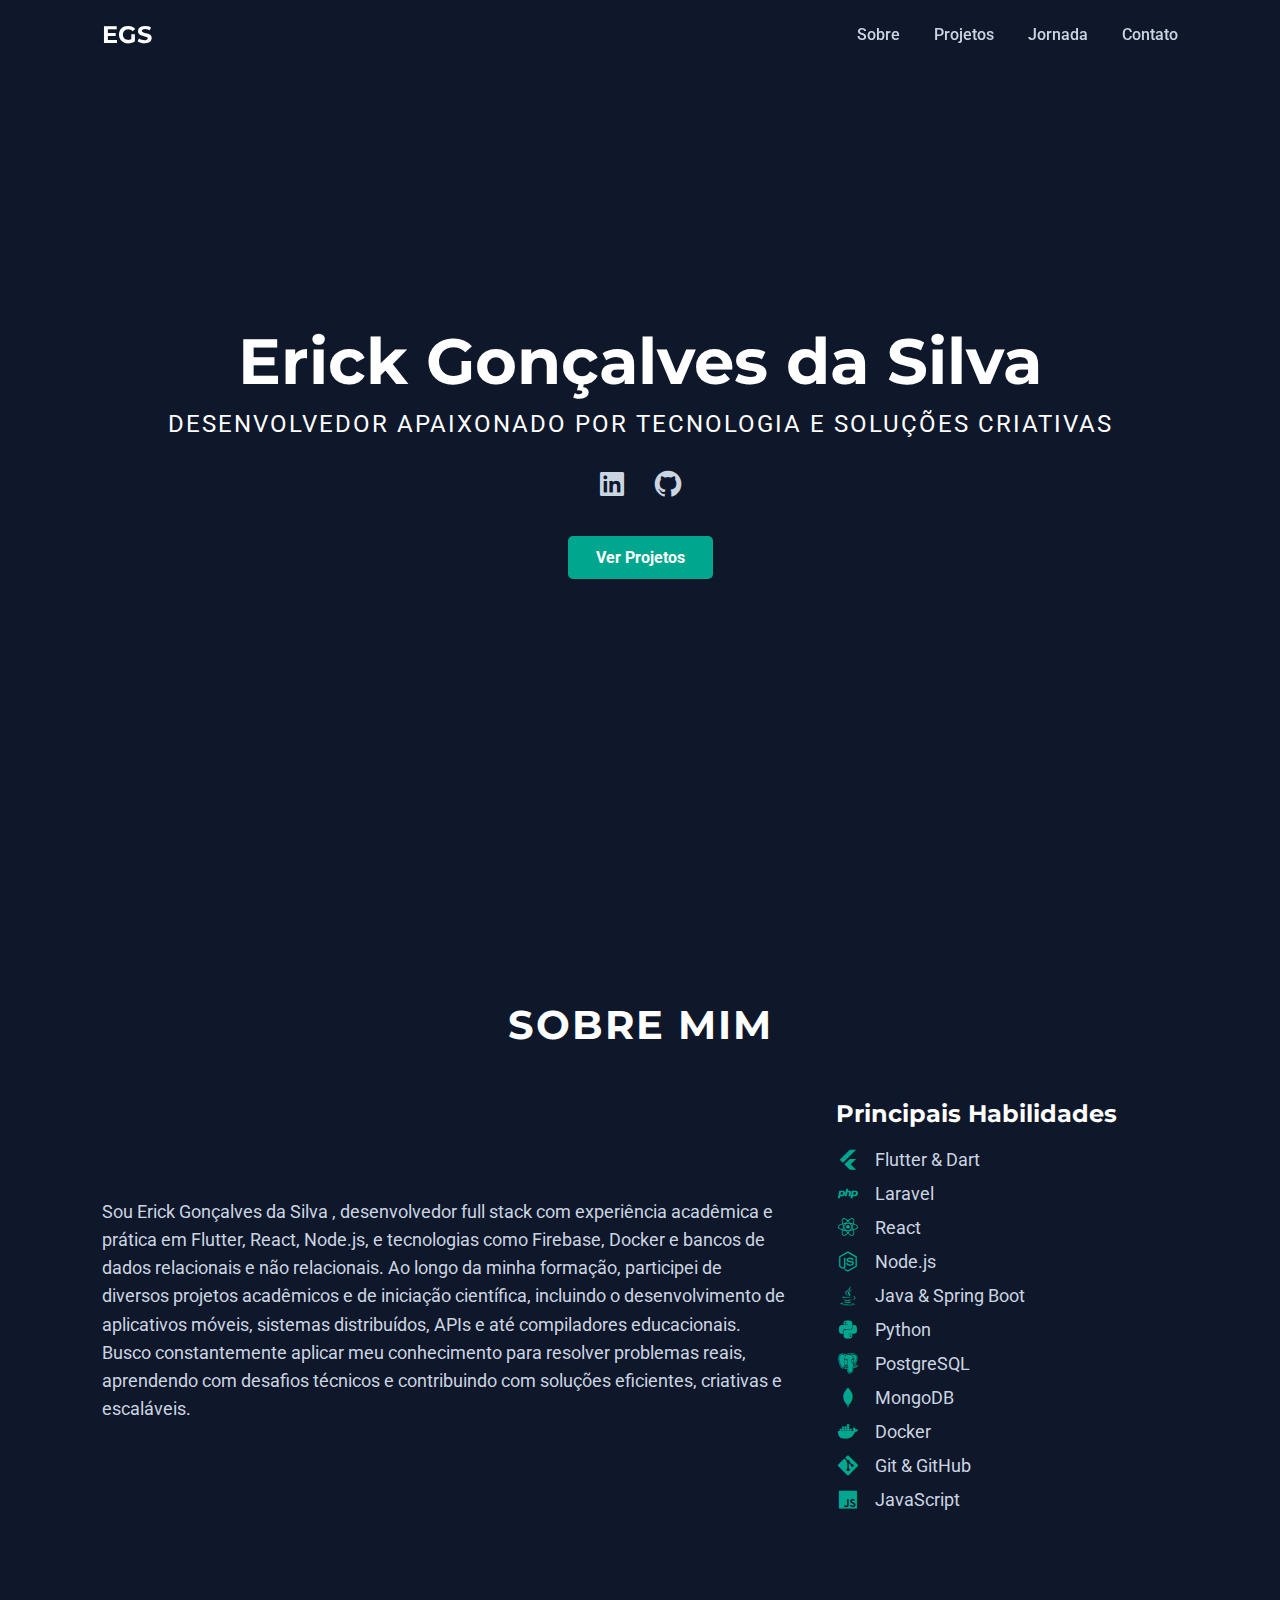
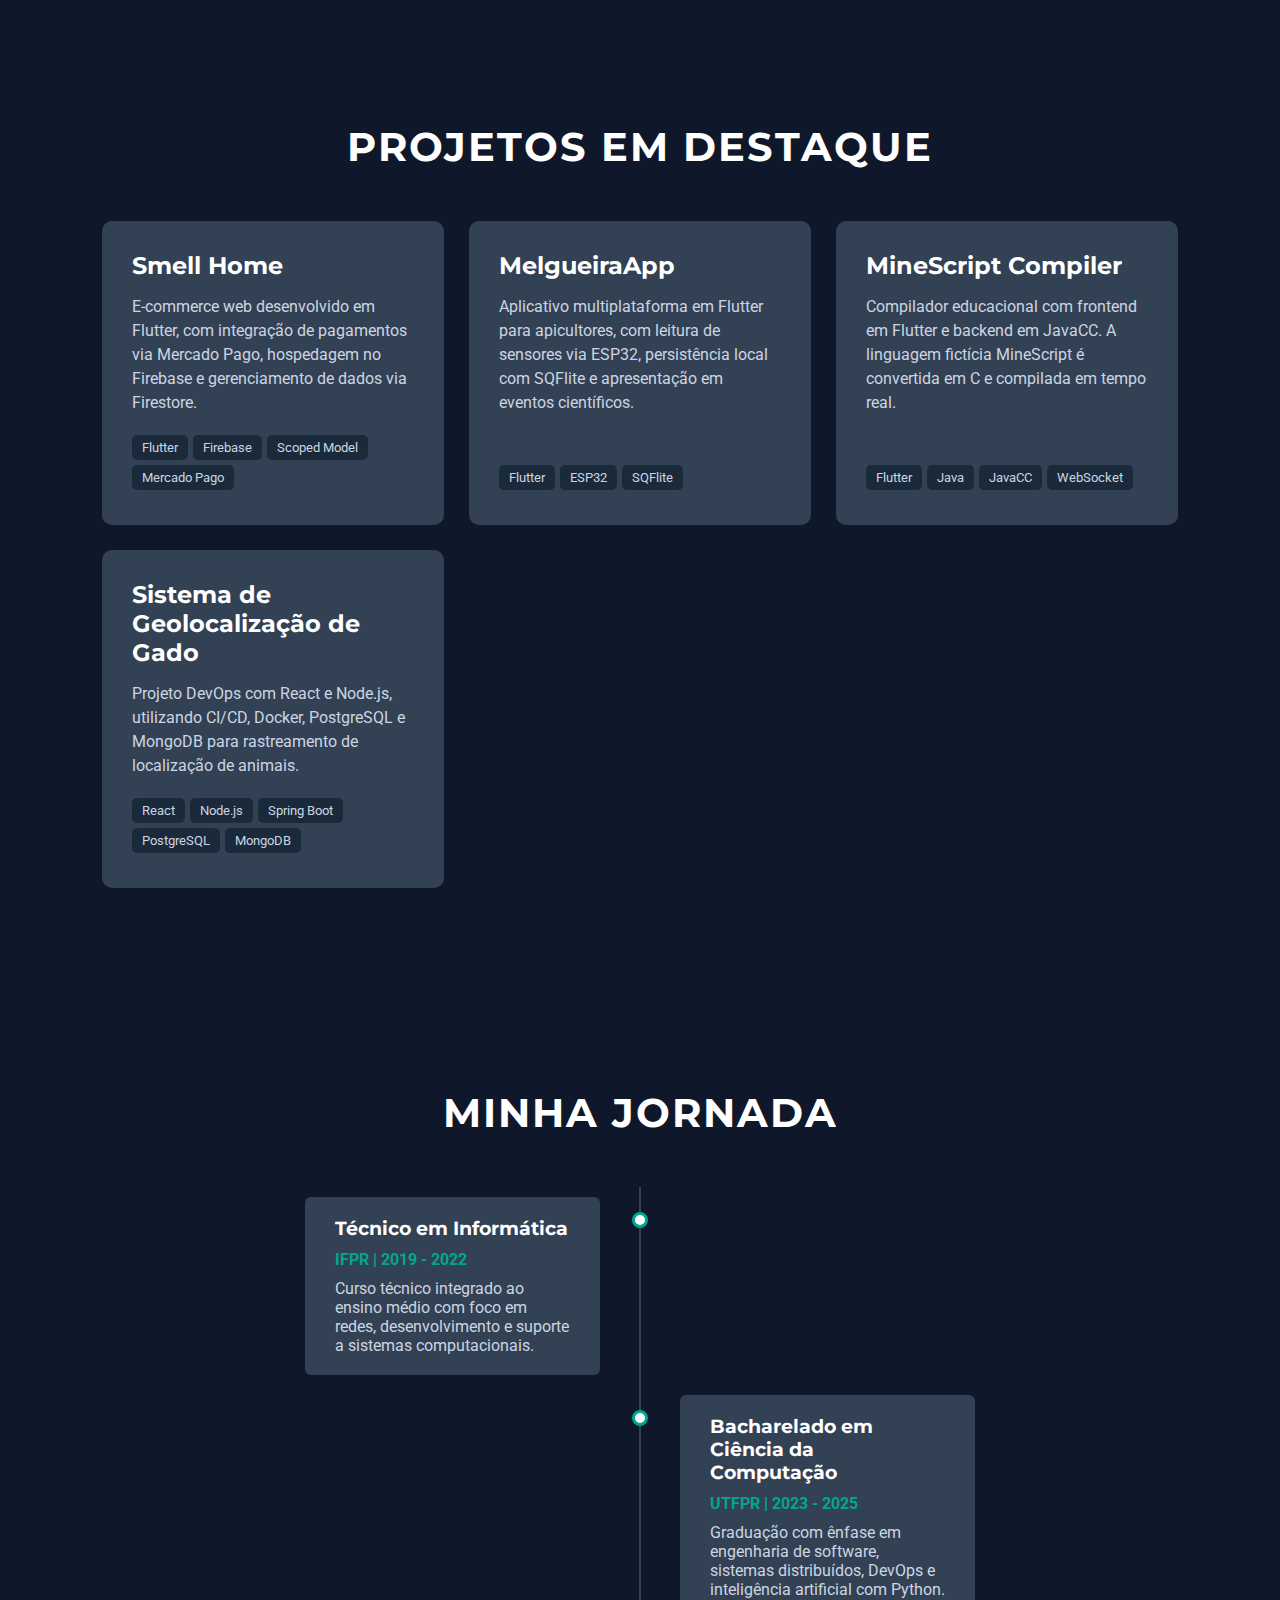
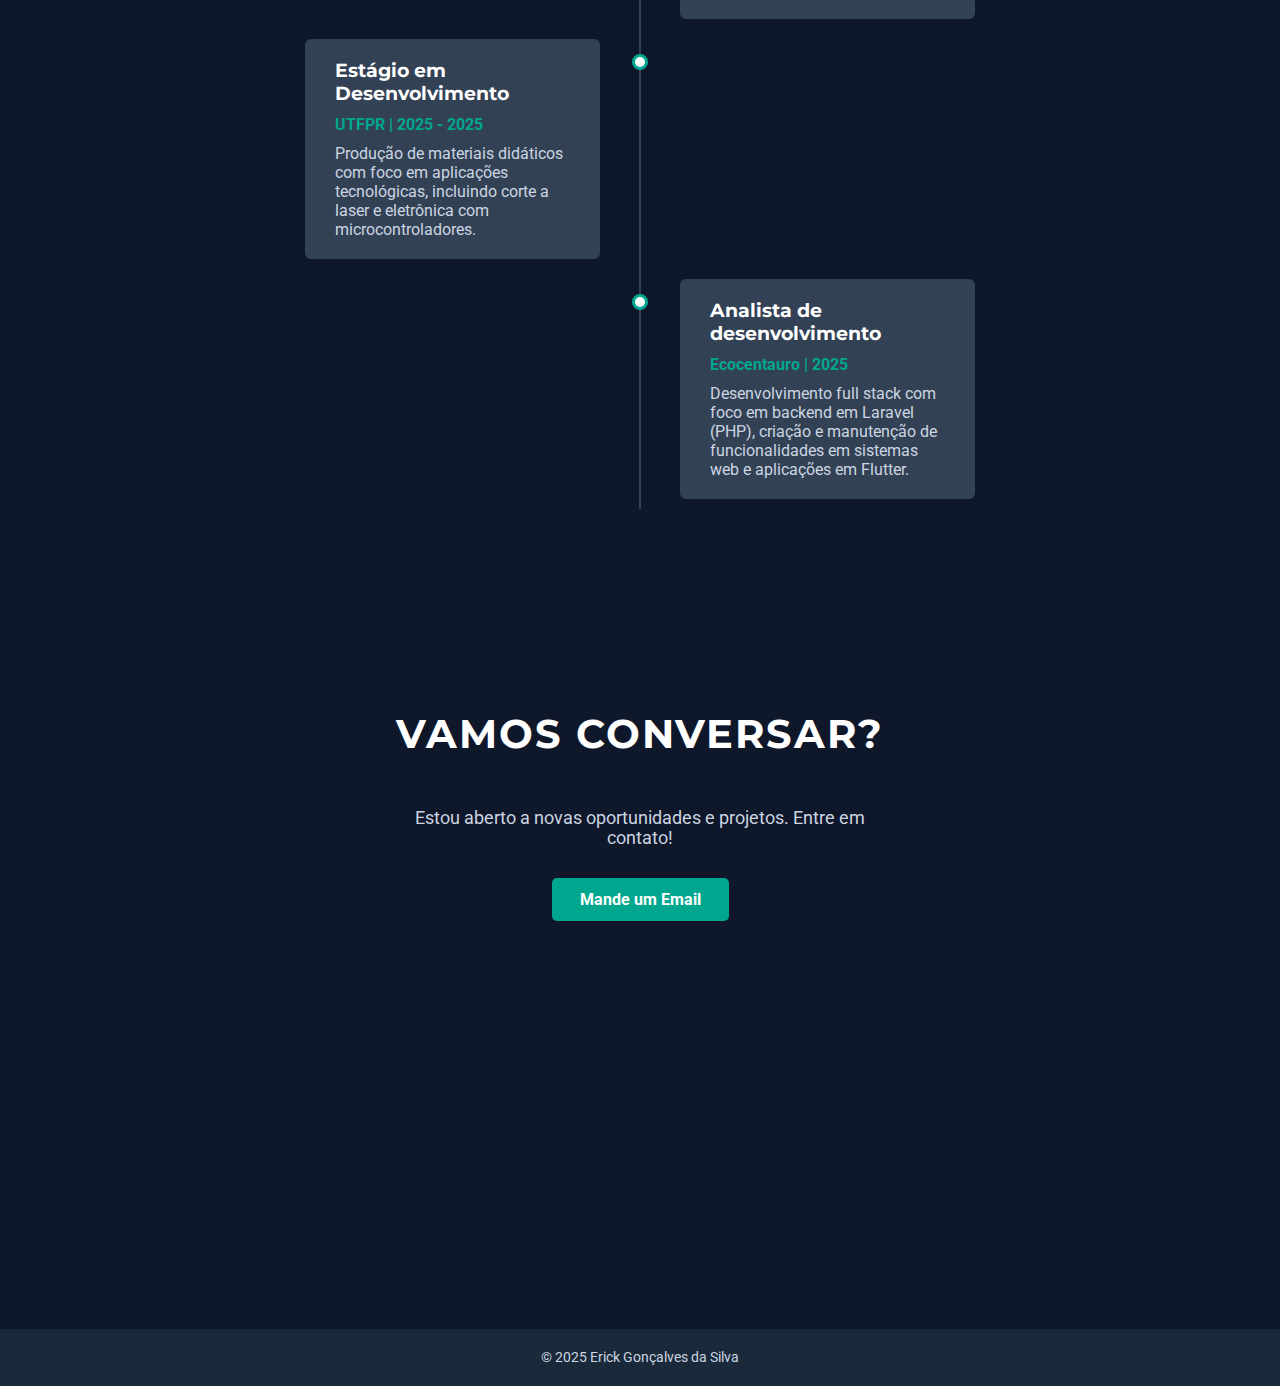
<file: index.html>
<!DOCTYPE html>
<html lang="pt-BR">
<head>
    <meta charset="UTF-8">
    <meta name="viewport" content="width=device-width, initial-scale=1.0">
    <title>Erick Gonçalves da Silva | Desenvolvedor</title>
    
    <link rel="stylesheet" href="style.css">

    <link rel="preconnect" href="https://fonts.googleapis.com">
    <link rel="preconnect" href="https://fonts.gstatic.com" crossorigin>
    <link href="https://fonts.googleapis.com/css2?family=Montserrat:wght@500;700&family=Roboto:wght@400;500&display=swap" rel="stylesheet">
    
    <link href='https://unpkg.com/boxicons@2.1.4/css/boxicons.min.css' rel='stylesheet'>

</head>
<body>

    <header>
        <nav>
            <a href="#home" class="nav-logo">EGS</a>
            <ul class="nav-menu">
                <li><a href="#about">Sobre</a></li>
                <li><a href="#projects">Projetos</a></li>
                <li><a href="#journey">Jornada</a></li>
                <li><a href="#contact">Contato</a></li>
            </ul>
        </nav>
    </header>

    <main>
        <section id="home">
            <div class="home-content">
                <h1>Erick Gonçalves da Silva</h1>
                <h2>Desenvolvedor apaixonado por Tecnologia e Soluções Criativas</h2>
                <div class="social-links">
                    <a href="https://www.linkedin.com/in/erickgs-dev/" target="_blank"><i class='bx bxl-linkedin-square'></i></a>
                    <a href="https://github.com/elrick044" target="_blank"><i class='bx bxl-github'></i></a>
                </div>
                <a href="#projects" class="btn">Ver Projetos</a>
            </div>
        </section>

        <section id="about">
    <h2>Sobre Mim</h2>
    <div class="about-container">
        <div class="about-text">
            <p>
                Sou Erick Gonçalves da Silva , desenvolvedor full stack com experiência acadêmica e prática em Flutter, React, Node.js, e tecnologias como Firebase, Docker e bancos de dados relacionais e não relacionais.
                Ao longo da minha formação, participei de diversos projetos acadêmicos e de iniciação científica, incluindo o desenvolvimento de aplicativos móveis, sistemas distribuídos, APIs e até compiladores educacionais.
                Busco constantemente aplicar meu conhecimento para resolver problemas reais, aprendendo com desafios técnicos e contribuindo com soluções eficientes, criativas e escaláveis.
            </p>
        </div>
        <div class="about-skills">
            <h3>Principais Habilidades</h3>
            <ul>
                <li><i class='bx bxl-flutter'></i> Flutter & Dart</li>
                <li><i class='bx bxl-php'></i> Laravel</li>
                
                <li><i class='bx bxl-react'></i> React</li>
                <li><i class='bx bxl-nodejs'></i> Node.js</li>

                <li><i class='bx bxl-java'></i> Java & Spring Boot</li>
                <li><i class='bx bxl-python'></i> Python</li>
                
            
                <li><i class='bx bxl-postgresql'></i> PostgreSQL</li>
                <li><i class='bx bxl-mongodb'></i> MongoDB</li>
                <li><i class='bx bxl-docker'></i> Docker</li>
                <li><i class='bx bxl-git'></i> Git & GitHub</li>
                <li><i class='bx bxl-javascript'></i> JavaScript</li>
            </ul>
        </div>
    </div>
</section>

<section id="projects">
    <h2>Projetos em Destaque</h2>
    <div class="projects-grid">
        <div class="project-card">
            <h3>Smell Home</h3>
            <p>E-commerce web desenvolvido em Flutter, com integração de pagamentos via Mercado Pago, hospedagem no Firebase e gerenciamento de dados via Firestore.</p>
            <div class="project-tech">
                <span>Flutter</span><span>Firebase</span><span>Scoped Model</span><span>Mercado Pago</span>
            </div>
        </div>
        <div class="project-card">
            <h3>MelgueiraApp</h3>
            <p>Aplicativo multiplataforma em Flutter para apicultores, com leitura de sensores via ESP32, persistência local com SQFlite e apresentação em eventos científicos.</p>
            <div class="project-tech">
                <span>Flutter</span><span>ESP32</span><span>SQFlite</span>
            </div>
        </div>
        <div class="project-card">
            <h3>MineScript Compiler</h3>
            <p>Compilador educacional com frontend em Flutter e backend em JavaCC. A linguagem fictícia MineScript é convertida em C e compilada em tempo real.</p>
            <div class="project-tech">
                <span>Flutter</span><span>Java</span><span>JavaCC</span><span>WebSocket</span>
            </div>
        </div>
        <div class="project-card">
            <h3>Sistema de Geolocalização de Gado</h3>
            <p>Projeto DevOps com React e Node.js, utilizando CI/CD, Docker, PostgreSQL e MongoDB para rastreamento de localização de animais.</p>
            <div class="project-tech">
                <span>React</span><span>Node.js</span><span>Spring Boot</span><span>PostgreSQL</span><span>MongoDB</span>
            </div>
        </div>
    </div>
</section>

<section id="journey">
    <h2>Minha Jornada</h2>
    <div class="journey-timeline">
        <!-- <div class="timeline-item">
            <div class="timeline-dot"></div>
            <div class="timeline-content">
                <h3>Desenvolvedor Flutter</h3>
                <p class="timeline-date">Smell Home | 2022 - 2025</p>
                <p>Desenvolvimento completo de um e-commerce com Flutter, integrando pagamentos e hospedagem no Firebase, além de um painel administrativo com padrão BLoC.</p>
            </div>
        </div> -->
        <div class="timeline-item">
            <div class="timeline-dot"></div>
            <div class="timeline-content">
                <h3>Técnico em Informática</h3>
                <p class="timeline-date">IFPR | 2019 - 2022</p>
                <p>Curso técnico integrado ao ensino médio com foco em redes, desenvolvimento e suporte a sistemas computacionais.</p>
            </div>
        </div>
        <div class="timeline-item">
            <div class="timeline-dot"></div>
            <div class="timeline-content">
                <h3>Bacharelado em Ciência da Computação</h3>
                <p class="timeline-date">UTFPR | 2023 - 2025</p>
                <p>Graduação com ênfase em engenharia de software, sistemas distribuídos, DevOps e inteligência artificial com Python.</p>
            </div>
        </div>
        
        <div class="timeline-item">
            <div class="timeline-dot"></div>
            <div class="timeline-content">
                <h3>Estágio em Desenvolvimento</h3>
                <p class="timeline-date">UTFPR | 2025 - 2025</p>
                <p>Produção de materiais didáticos com foco em aplicações tecnológicas, incluindo corte a laser e eletrônica com microcontroladores.</p>
            </div>
        </div>

        <div class="timeline-item">
            <div class="timeline-dot"></div>
            <div class="timeline-content">
                <h3>Analista de desenvolvimento</h3>
                <p class="timeline-date">Ecocentauro | 2025</p>
                <p>Desenvolvimento full stack com foco em backend em Laravel (PHP), criação e manutenção de funcionalidades em sistemas web e aplicações em Flutter.</p>
            </div>
        </div>
        
    </div>
</section>

<section id="contact">
    <h2>Vamos Conversar?</h2>
    <p>Estou aberto a novas oportunidades e projetos. Entre em contato!</p>
    <a href="mailto:erickkgsbr@gmail.com" class="btn">Mande um Email</a>
</section>


    </main>

    <footer>
        <p>&copy; 2025 Erick Gonçalves da Silva </p>
    </footer>

    <script src="script.js"></script>

</body>
</html>
</file>
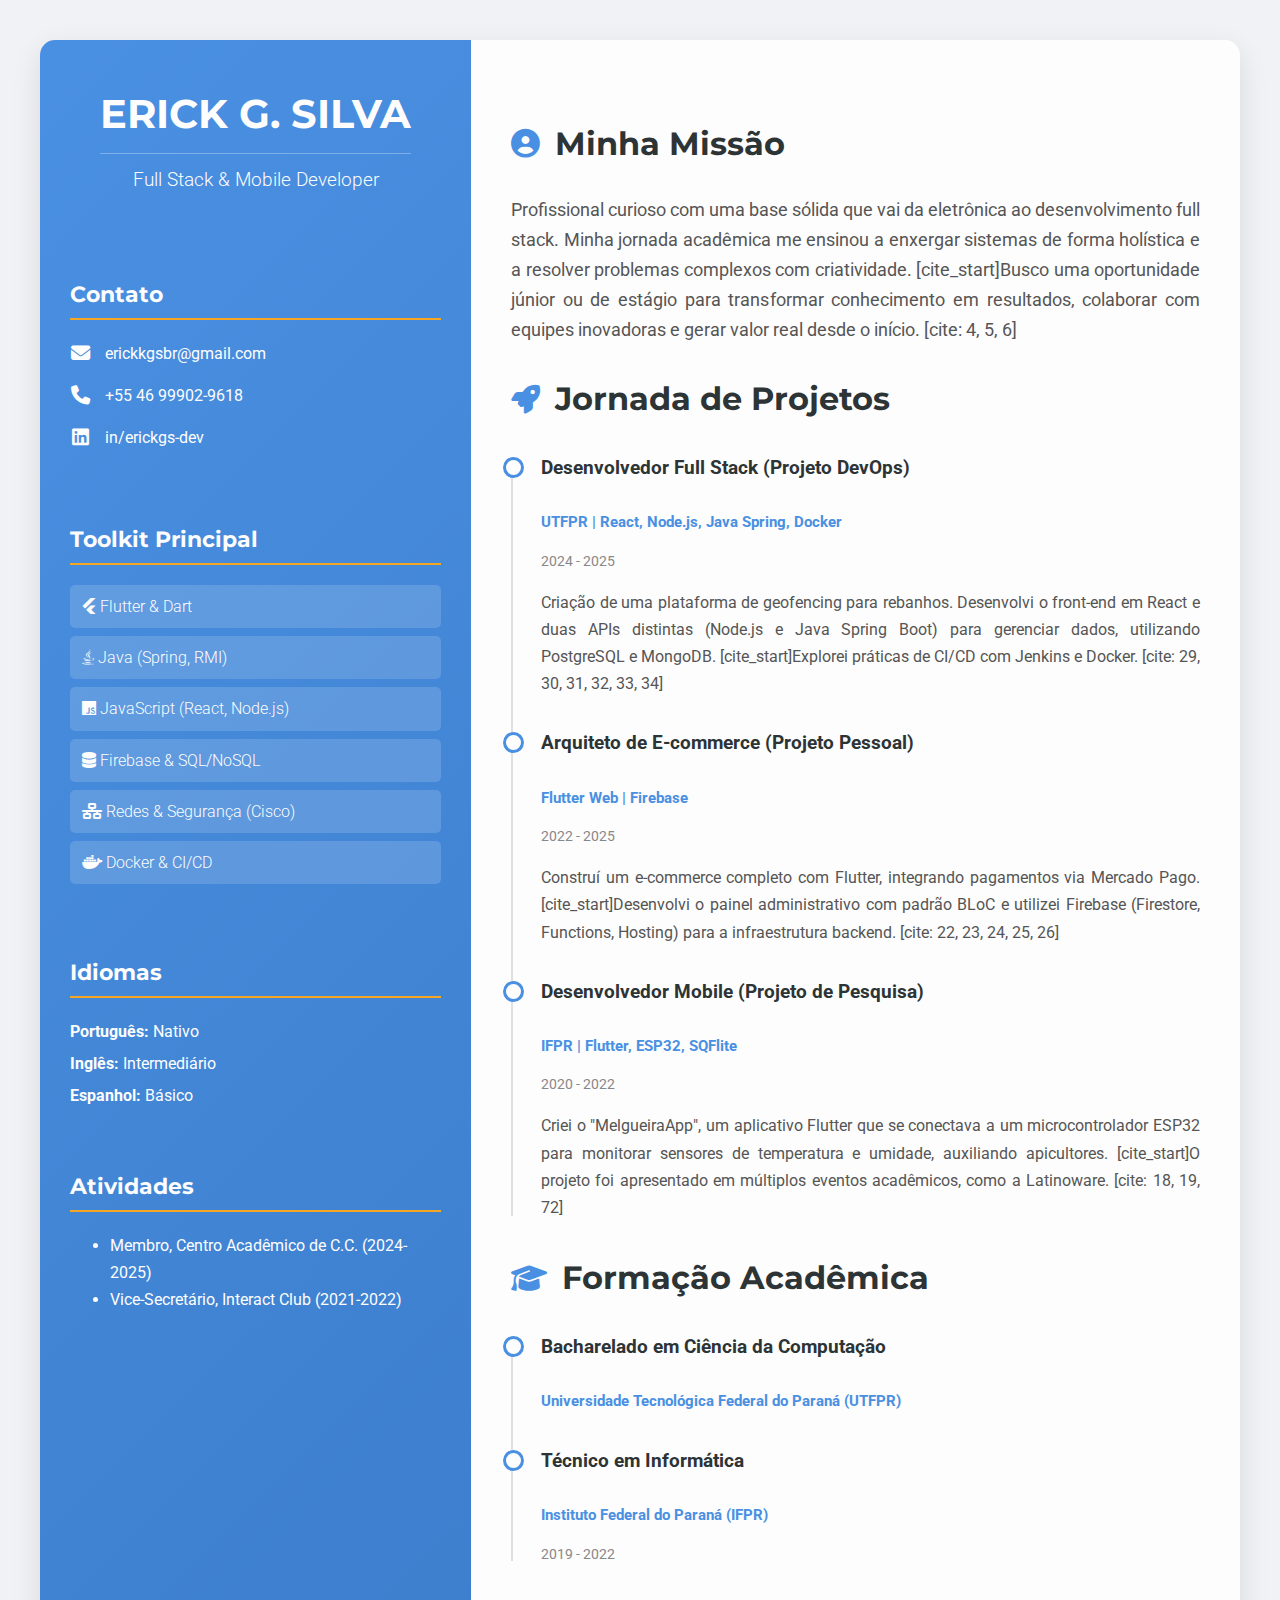
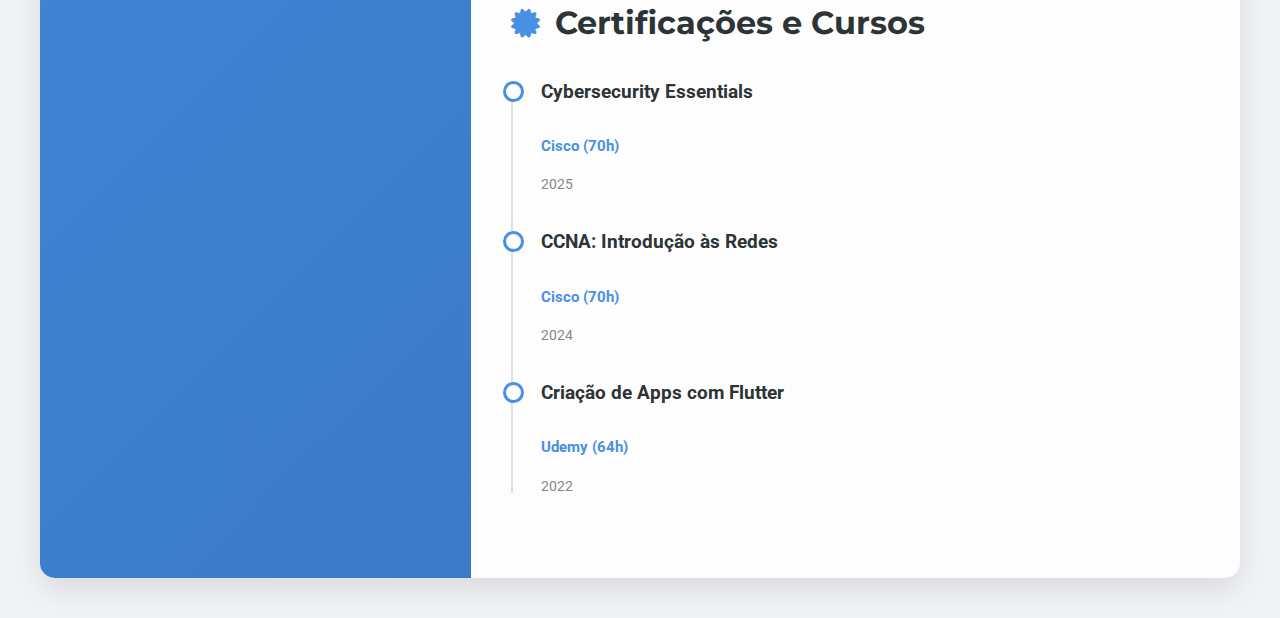
<file: curriculo2.html>
<!DOCTYPE html>
<html lang="pt-BR">
<head>
    <meta charset="UTF-8">
    <meta name="viewport" content="width=device-width, initial-scale=1.0">
    <title>Portfólio Criativo - Erick Gonçalves da Silva</title>
    <link rel="stylesheet" href="https://cdnjs.cloudflare.com/ajax/libs/font-awesome/6.4.0/css/all.min.css">
    <style>
        @import url('https://fonts.googleapis.com/css2?family=Roboto:wght@300;400;700&family=Montserrat:wght@700&display=swap');

        :root {
            --primary-color: #4a90e2;
            --secondary-color: #f5a623;
            --dark-color: #2d3436;
            --light-color: #fdfdfd;
            --text-color: #555;
        }

        body {
            font-family: 'Roboto', sans-serif;
            background-color: #f0f2f5;
            color: var(--text-color);
            line-height: 1.7;
            margin: 0;
            padding: 0;
        }

        .container {
            display: flex;
            max-width: 1200px;
            margin: 40px auto;
            background: var(--light-color);
            box-shadow: 0 10px 30px rgba(0,0,0,0.1);
            border-radius: 15px;
            overflow: hidden;
        }

        /* --- Barra Lateral (Esquerda) --- */
        .sidebar {
            width: 35%;
            background: linear-gradient(135deg, var(--primary-color), #3a7ac8);
            color: var(--light-color);
            padding: 40px 30px;
            display: flex;
            flex-direction: column;
            align-items: center;
        }

        .profile {
            text-align: center;
            margin-bottom: 40px;
        }

        .profile-name h1 {
            font-family: 'Montserrat', sans-serif;
            font-size: 2.5em;
            margin: 0;
        }
        
        .profile-name h2 {
            font-weight: 300;
            font-size: 1.2em;
            margin-top: 5px;
            border-top: 1px solid rgba(255,255,255,0.3);
            padding-top: 10px;
        }

        .contact-info {
            list-style: none;
            padding: 0;
            width: 100%;
        }

        .contact-info li {
            margin-bottom: 15px;
            display: flex;
            align-items: center;
        }

        .contact-info i {
            font-size: 1.2em;
            margin-right: 15px;
            width: 20px;
            text-align: center;
        }

        .contact-info a {
            color: var(--light-color);
            text-decoration: none;
            transition: opacity 0.3s;
        }

        .contact-info a:hover {
            opacity: 0.8;
        }

        .sidebar-section {
            width: 100%;
            margin-bottom: 30px;
        }

        .sidebar-title {
            font-family: 'Montserrat', sans-serif;
            font-size: 1.4em;
            border-bottom: 2px solid var(--secondary-color);
            padding-bottom: 5px;
            margin-bottom: 20px;
        }

        .skills-list {
            list-style: none;
            padding: 0;
        }

        .skills-list li {
            background: rgba(255, 255, 255, 0.15);
            padding: 8px 12px;
            border-radius: 5px;
            margin-bottom: 8px;
            font-weight: 300;
        }
        
        .languages p {
            margin: 5px 0;
        }
        .languages strong {
            font-weight: 700;
        }

        /* --- Conteúdo Principal (Direita) --- */
        .main-content {
            width: 65%;
            padding: 50px 40px;
            overflow-y: auto;
        }

        .section-title {
            font-family: 'Montserrat', sans-serif;
            font-size: 2em;
            color: var(--dark-color);
            display: flex;
            align-items: center;
            margin-bottom: 25px;
        }

        .section-title i {
            color: var(--primary-color);
            font-size: 0.9em;
            margin-right: 15px;
        }
        
        .summary p {
            font-size: 1.1em;
            text-align: justify;
        }

        .timeline {
            position: relative;
            padding-left: 30px;
        }

        .timeline::before {
            content: '';
            position: absolute;
            left: 0;
            top: 5px;
            bottom: 5px;
            width: 2px;
            background: #e0e0e0;
        }
        
        .timeline-item {
            position: relative;
            margin-bottom: 30px;
        }

        .timeline-item::before {
            content: '';
            position: absolute;
            left: -38px;
            top: 5px;
            width: 15px;
            height: 15px;
            border-radius: 50%;
            background: var(--light-color);
            border: 3px solid var(--primary-color);
            z-index: 1;
        }

        .item-title {
            font-size: 1.2em;
            font-weight: 700;
            color: var(--dark-color);
        }

        .item-meta {
            font-size: 0.95em;
            color: var(--primary-color);
            font-weight: 700;
            margin-bottom: 5px;
        }
        
        .item-date {
            font-size: 0.85em;
            color: #888;
            margin-bottom: 10px;
        }

        .item-description {
            text-align: justify;
        }

        /* --- Print Styles --- */
        @media print {
            body {
                background-color: #fff;
            }
            .container {
                flex-direction: column;
                box-shadow: none;
                margin: 0;
                border-radius: 0;
            }
            .sidebar, .main-content {
                width: 100%;
                padding: 20px;
            }
            .sidebar {
                background: #f0f2f5;
                color: var(--dark-color);
            }
             .sidebar a {
                color: var(--primary-color) !important;
            }
            .timeline::before {
                left: -20px;
            }
            .timeline-item::before {
                left: -28px;
            }
        }
    </style>
</head>
<body>
    <div class="container">
        <aside class="sidebar">
            <div class="profile">
                <div class="profile-name">
                    <h1>ERICK G. SILVA</h1>
                    <h2>Full Stack & Mobile Developer</h2>
                </div>
            </div>

            <div class="sidebar-section">
                <h3 class="sidebar-title">Contato</h3>
                <ul class="contact-info">
                    <li><i class="fas fa-envelope"></i> <a href="mailto:erickkgsbr@gmail.com">erickkgsbr@gmail.com</a></li>
                    <li><i class="fas fa-phone"></i> <span>+55 46 99902-9618</span></li>
                    <li><i class="fab fa-linkedin"></i> <a href="https://www.linkedin.com/in/erickgs-dev/" target="_blank">in/erickgs-dev</a></li>
                </ul>
            </div>
            
            <div class="sidebar-section">
                <h3 class="sidebar-title">Toolkit Principal</h3>
                <ul class="skills-list">
                    <li><i class="fab fa-flutter"></i> Flutter & Dart</li>
                    <li><i class="fab fa-java"></i> Java (Spring, RMI)</li>
                    <li><i class="fab fa-js"></i> JavaScript (React, Node.js)</li>
                    <li><i class="fas fa-database"></i> Firebase & SQL/NoSQL</li>
                    <li><i class="fas fa-network-wired"></i> Redes & Segurança (Cisco)</li>
                    <li><i class="fab fa-docker"></i> Docker & CI/CD</li>
                </ul>
            </div>
            
            <div class="sidebar-section">
                <h3 class="sidebar-title">Idiomas</h3>
                <div class="languages">
                    <p><strong>Português:</strong> Nativo</p>
                    <p><strong>Inglês:</strong> Intermediário</p>
                    <p><strong>Espanhol:</strong> Básico</p>
                </div>
            </div>
            
            <div class="sidebar-section">
                <h3 class="sidebar-title">Atividades</h3>
                 <ul>
                    <li>Membro, Centro Acadêmico de C.C. (2024-2025)</li>
                    <li>Vice-Secretário, Interact Club (2021-2022)</li>
                </ul>
            </div>
        </aside>

        <main class="main-content">
            <section class="summary">
                <h2 class="section-title"><i class="fas fa-user-circle"></i> Minha Missão</h2>
                <p>
                    Profissional curioso com uma base sólida que vai da eletrônica ao desenvolvimento full stack. Minha jornada acadêmica me ensinou a enxergar sistemas de forma holística e a resolver problemas complexos com criatividade. [cite_start]Busco uma oportunidade júnior ou de estágio para transformar conhecimento em resultados, colaborar com equipes inovadoras e gerar valor real desde o início. [cite: 4, 5, 6]
                </p>
            </section>

            <section>
                <h2 class="section-title"><i class="fas fa-rocket"></i> Jornada de Projetos</h2>
                <div class="timeline">
                    <div class="timeline-item">
                        <h4 class="item-title">Desenvolvedor Full Stack (Projeto DevOps)</h4>
                        <p class="item-meta">UTFPR | React, Node.js, Java Spring, Docker</p>
                        <p class="item-date">2024 - 2025</p>
                        <p class="item-description">
                            Criação de uma plataforma de geofencing para rebanhos. Desenvolvi o front-end em React e duas APIs distintas (Node.js e Java Spring Boot) para gerenciar dados, utilizando PostgreSQL e MongoDB. [cite_start]Explorei práticas de CI/CD com Jenkins e Docker. [cite: 29, 30, 31, 32, 33, 34]
                        </p>
                    </div>
                    <div class="timeline-item">
                        <h4 class="item-title">Arquiteto de E-commerce (Projeto Pessoal)</h4>
                        <p class="item-meta">Flutter Web | Firebase</p>
                        <p class="item-date">2022 - 2025</p>
                        <p class="item-description">
                            Construí um e-commerce completo com Flutter, integrando pagamentos via Mercado Pago. [cite_start]Desenvolvi o painel administrativo com padrão BLoC e utilizei Firebase (Firestore, Functions, Hosting) para a infraestrutura backend. [cite: 22, 23, 24, 25, 26]
                        </p>
                    </div>
                    <div class="timeline-item">
                        <h4 class="item-title">Desenvolvedor Mobile (Projeto de Pesquisa)</h4>
                        <p class="item-meta">IFPR | Flutter, ESP32, SQFlite</p>
                        <p class="item-date">2020 - 2022</p>
                        <p class="item-description">
                           Criei o "MelgueiraApp", um aplicativo Flutter que se conectava a um microcontrolador ESP32 para monitorar sensores de temperatura e umidade, auxiliando apicultores. [cite_start]O projeto foi apresentado em múltiplos eventos acadêmicos, como a Latinoware. [cite: 18, 19, 72]
                        </p>
                    </div>
                </div>
            </section>
            
            <section>
                <h2 class="section-title"><i class="fas fa-graduation-cap"></i> Formação Acadêmica</h2>
                <div class="timeline">
                    <div class="timeline-item">
                        <h4 class="item-title">Bacharelado em Ciência da Computação</h4>
                        <p class="item-meta">Universidade Tecnológica Federal do Paraná (UTFPR)</p>
                    </div>
                    <div class="timeline-item">
                        <h4 class="item-title">Técnico em Informática</h4>
                        <p class="item-meta">Instituto Federal do Paraná (IFPR)</p>
                        <p class="item-date">2019 - 2022</p>
                    </div>
                </div>
            </section>

            <section>
                <h2 class="section-title"><i class="fas fa-certificate"></i> Certificações e Cursos</h2>
                <div class="timeline">
                    <div class="timeline-item">
                        <h4 class="item-title">Cybersecurity Essentials</h4>
                        <p class="item-meta">Cisco (70h)</p>
                        <p class="item-date">2025</p>
                    </div>
                    <div class="timeline-item">
                        <h4 class="item-title">CCNA: Introdução às Redes</h4>
                        <p class="item-meta">Cisco (70h)</p>
                        <p class="item-date">2024</p>
                    </div>
                     <div class="timeline-item">
                        <h4 class="item-title">Criação de Apps com Flutter</h4>
                        <p class="item-meta">Udemy (64h)</p>
                        <p class="item-date">2022</p>
                    </div>
                </div>
            </section>
        </main>
    </div>
</body>
</html>
</file>
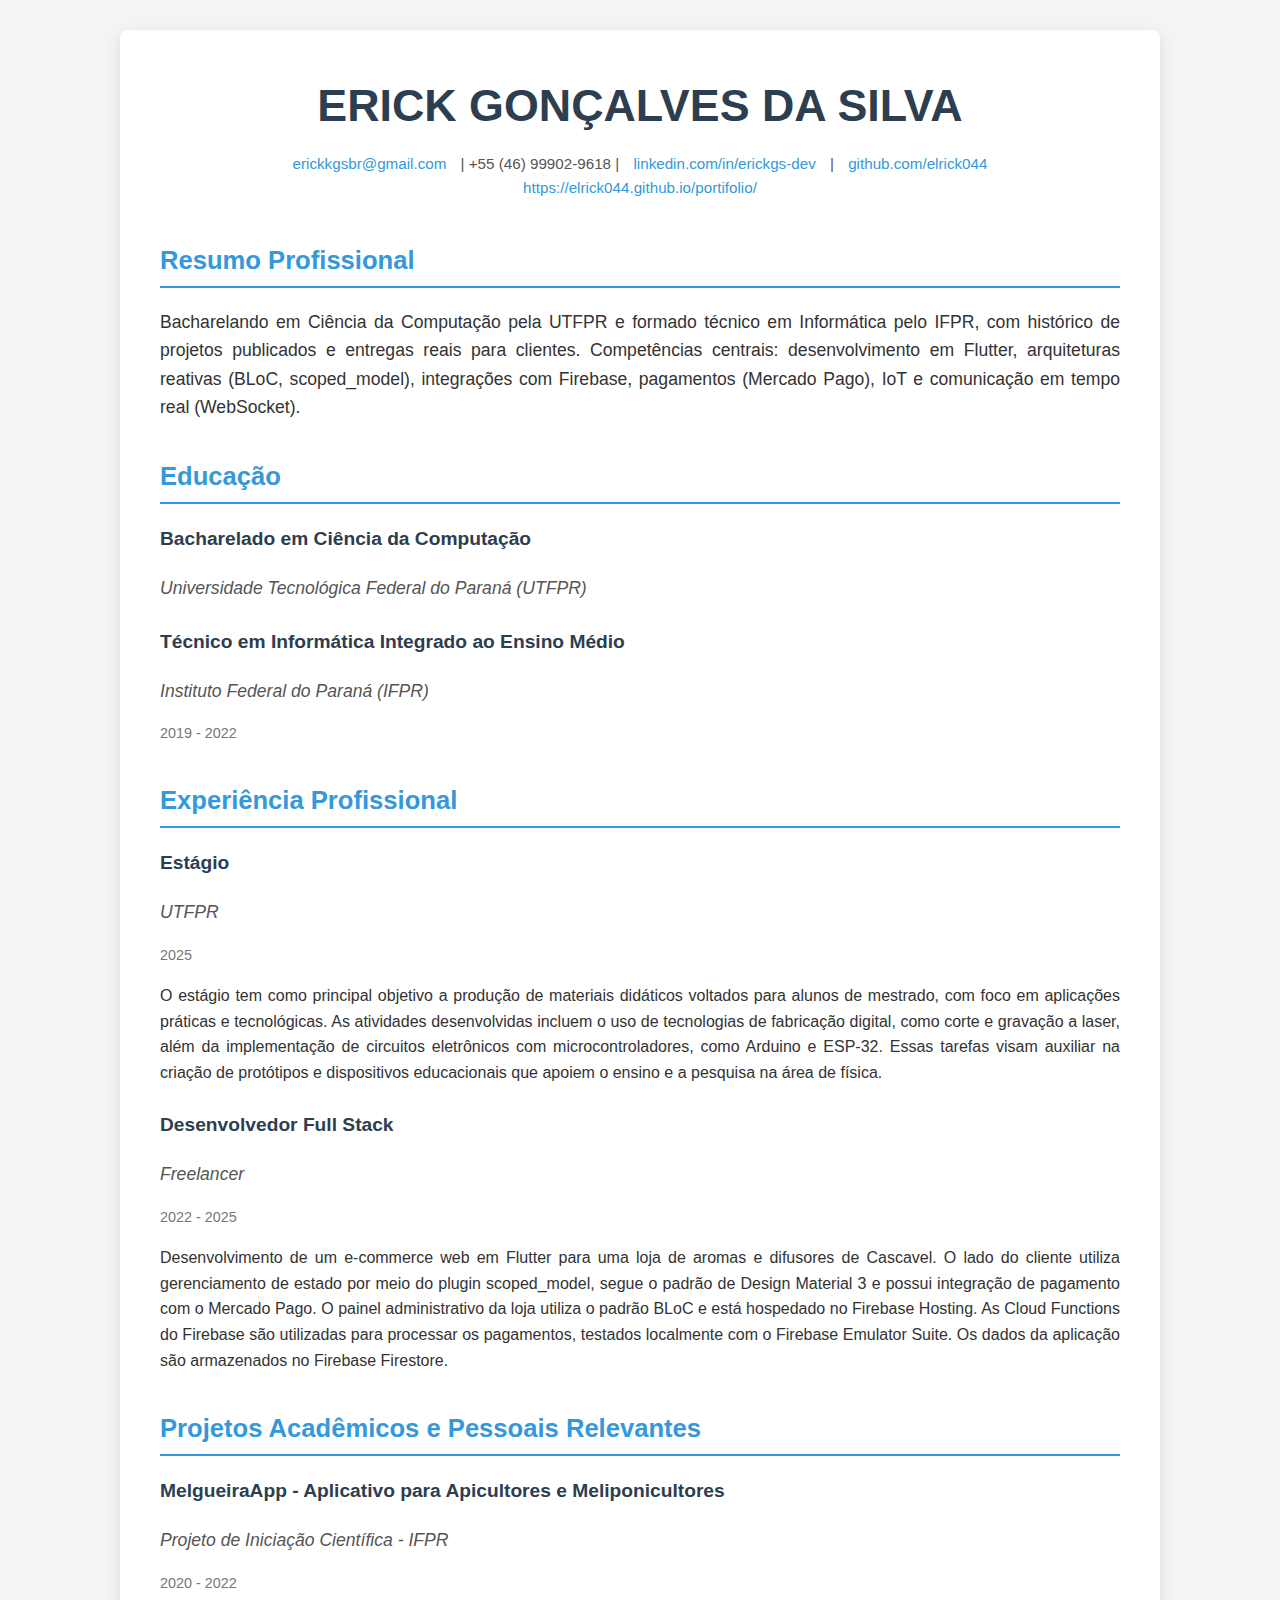
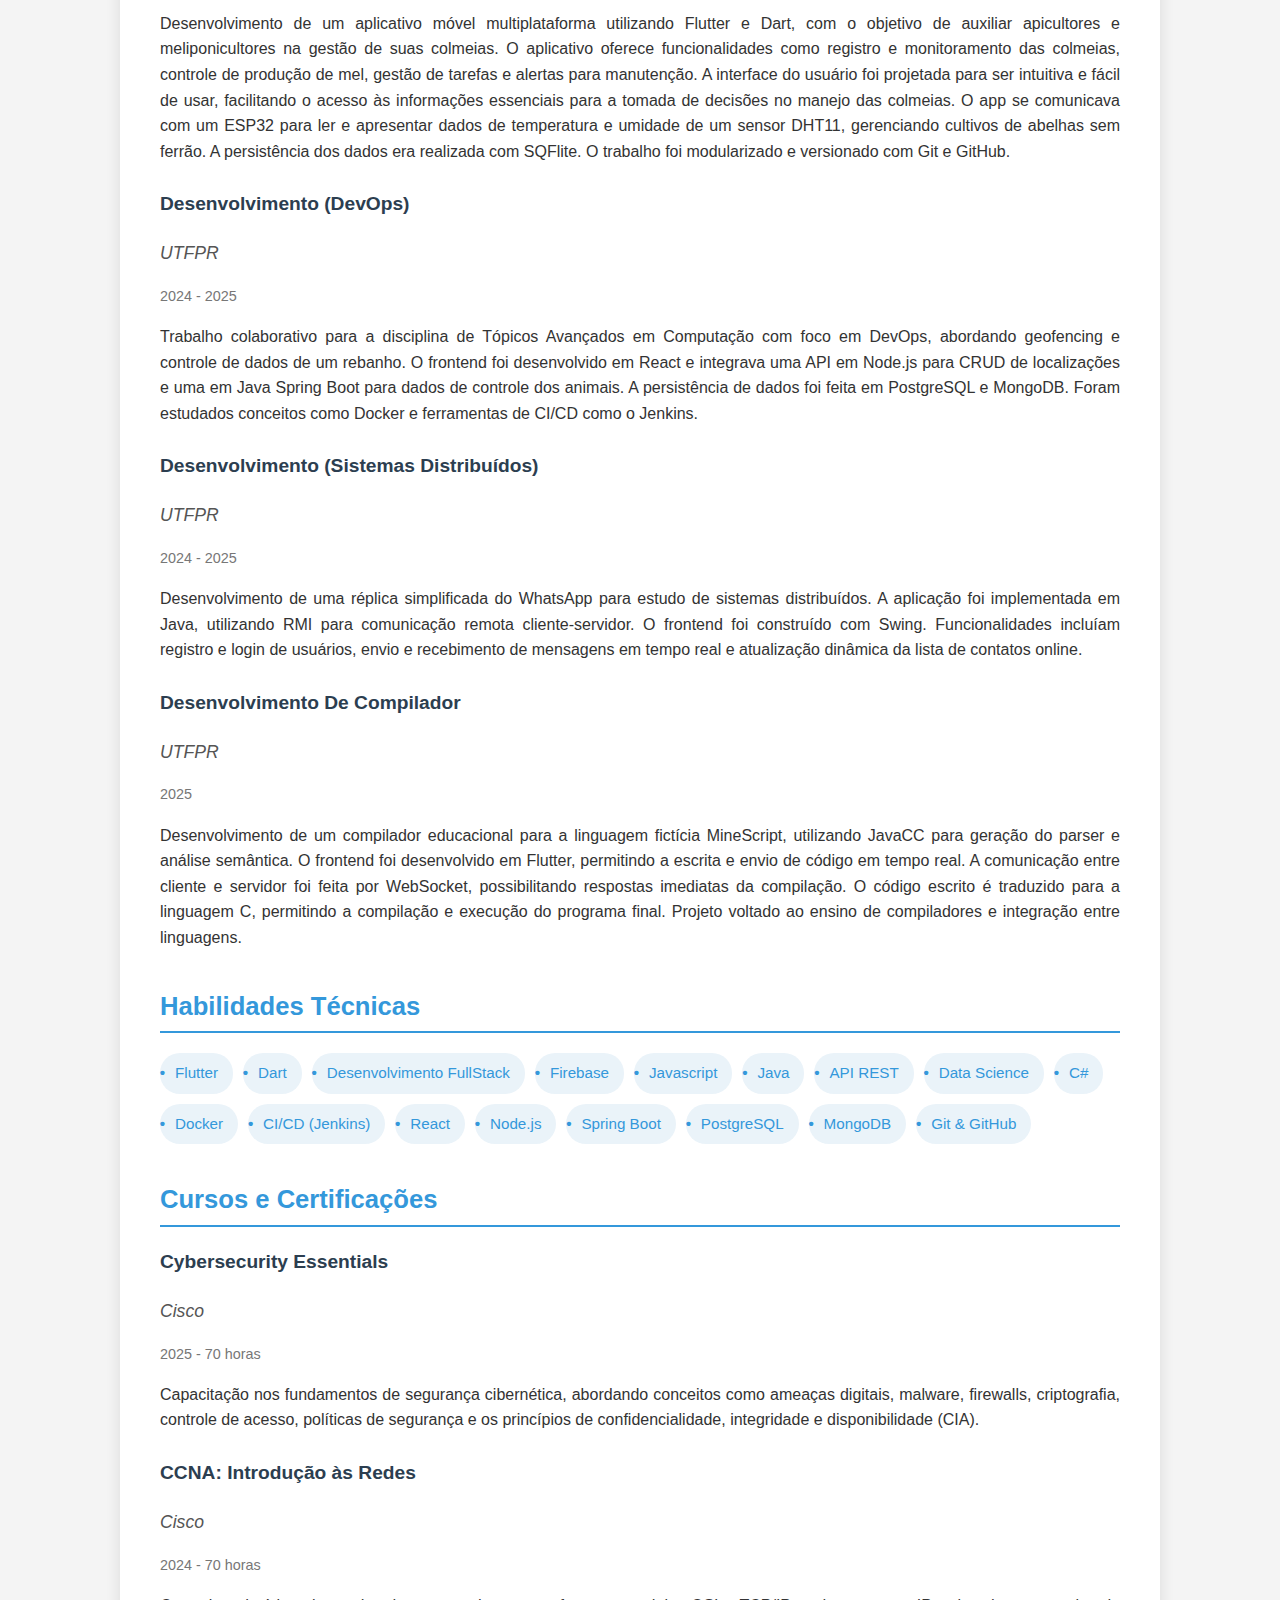
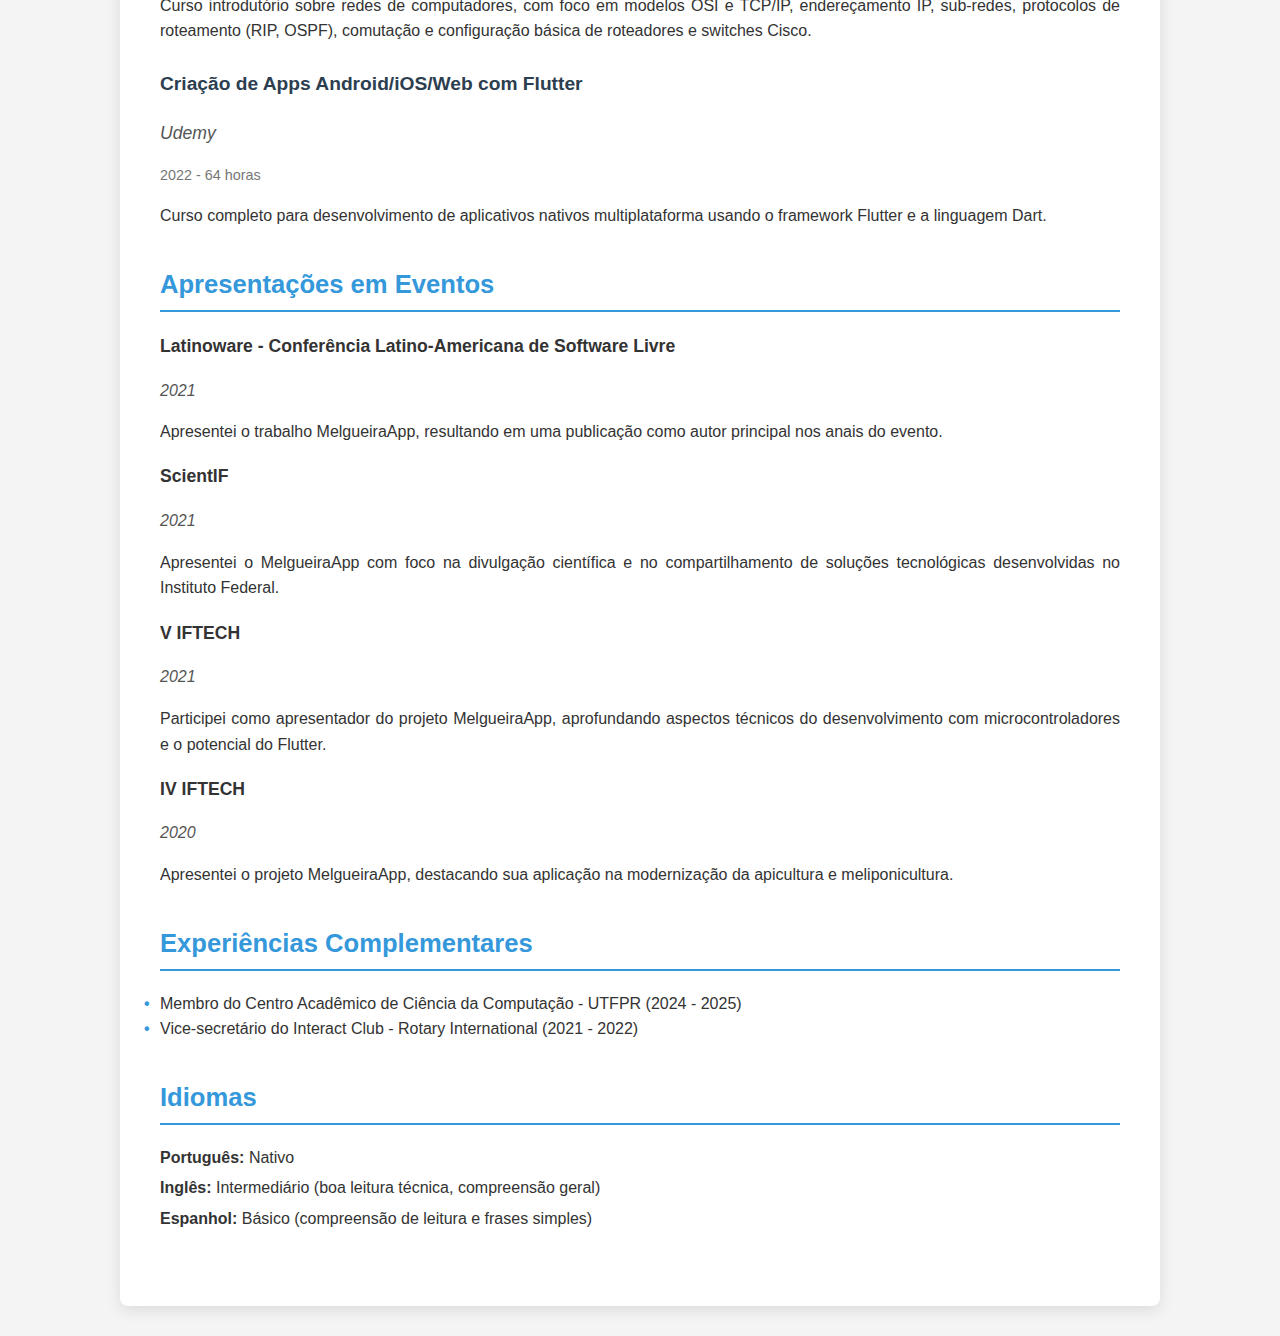
<file: curriculo/curriculo.html>
<!DOCTYPE html>
<html lang="pt-BR">
<head>
    <meta charset="UTF-8">
    <meta name="viewport" content="width=device-width, initial-scale=1.0">
    <title>Currículo - Erick Gonçalves da Silva</title>
    <style>
        body {
            font-family: 'Helvetica Neue', Helvetica, Arial, sans-serif;
            line-height: 1.6;
            color: #333;
            background-color: #f4f4f4;
            margin: 0;
            padding: 0;
            font-size: 16px;
        }
        .container {
            max-width: 960px;
            margin: 30px auto;
            background: #fff;
            padding: 40px;
            border-radius: 8px;
            box-shadow: 0 4px 15px rgba(0,0,0,0.1);
        }
        .header {
            text-align: center;
            margin-bottom: 40px;
        }
        .header h1 {
            margin: 0;
            font-size: 2.8em;
            color: #2c3e50;
            font-weight: 700;
        }
        .header .contact-info {
            margin-top: 10px;
            font-size: 0.95em;
            color: #555;
        }
        .contact-info a {
            color: #3498db;
            text-decoration: none;
            margin: 0 10px;
        }
        .contact-info a:hover {
            text-decoration: underline;
        }
        .section {
            margin-bottom: 35px;
        }
        .section-title {
            font-size: 1.6em;
            color: #3498db;
            border-bottom: 2px solid #3498db;
            padding-bottom: 5px;
            margin-bottom: 20px;
            font-weight: 600;
        }
        .summary p {
            font-size: 1.1em;
            text-align: justify;
        }
        .job, .education-item, .course {
            margin-bottom: 25px;
        }
        .job-title, .degree {
            font-size: 1.2em;
            font-weight: bold;
            color: #2c3e50;
        }
        .job-company, .school, .course-provider {
            font-size: 1.1em;
            color: #555;
            font-style: italic;
        }
        .job-date, .education-date, .course-date {
            font-size: 0.9em;
            color: #777;
            margin-bottom: 10px;
        }
        .job-description, .course-summary {
            text-align: justify;
        }
        ul {
            list-style: none;
            padding: 0;
        }
        ul li::before {
            content: "•";
            color: #3498db;
            font-weight: bold;
            display: inline-block;
            width: 1em;
            margin-left: -1em;
        }
        .skills-list {
            list-style: none;
            padding: 0;
            display: flex;
            flex-wrap: wrap;
            gap: 10px;
        }
        .skills-list li {
            background-color: #eaf3f9;
            color: #3498db;
            padding: 8px 15px;
            border-radius: 20px;
            font-size: 0.95em;
        }
        .languages p {
            margin: 5px 0;
        }
        .event {
            margin-bottom: 15px;
        }
        .event-name {
            font-size: 1.1em;
            font-weight: bold;
        }
        .event-year {
            font-style: italic;
            color: #555;
        }
        .event-summary {
            text-align: justify;
        }

        @media print {
            body {
                background-color: #fff;
                font-size: 12pt;
            }
            .container {
                box-shadow: none;
                margin: 0;
                max-width: 100%;
                border-radius: 0;
                padding: 20px;
            }
            .header h1 {
                font-size: 24pt;
            }
            .section-title {
                font-size: 16pt;
                border-color: #000;
                color: #000;
            }
            .skills-list li {
                border: 1px solid #ddd;
                background-color: #f9f9f9;
            }
            a {
                color: #000 !important;
                text-decoration: none;
            }
        }
    </style>
</head>
<body>

    <div class="container">
        <header class="header">
            <h1>ERICK GONÇALVES DA SILVA</h1>
            <div class="contact-info">
                <a href="mailto:erickkgsbr@gmail.com">erickkgsbr@gmail.com</a> |
                <span>+55 (46) 99902-9618</span> |
                <a href="https://www.linkedin.com/in/erickgs-dev/" target="_blank">linkedin.com/in/erickgs-dev</a> |
                <a href="https://github.com/elrick044" target="_blank">github.com/elrick044</a>
                <a href="https://elrick044.github.io/portifolio/" target="_blank">https://elrick044.github.io/portifolio/</a>
            </div>
        </header>

        <section class="section summary">
            <h2 class="section-title">Resumo Profissional</h2>
            <p>
                <!-- Sou um profissional movido por curiosidade e com formação ampla em tecnologia, passando por eletrônica, redes, desenvolvimento full stack e inteligência artificial com Python. Minha vivência acadêmica me deu uma visão sistêmica e prática da tecnologia, além de fortalecer minha capacidade de resolver problemas complexos. Agora, estou em busca de uma vaga júnior para aplicar tudo isso em desafios reais, crescer com o time e gerar valor desde o primeiro dia. -->
                Bacharelando em Ciência da Computação pela UTFPR e formado técnico em Informática pelo IFPR, com histórico de projetos publicados e entregas reais para clientes.
        Competências centrais: desenvolvimento em Flutter, arquiteturas reativas (BLoC, scoped_model), integrações com Firebase, pagamentos (Mercado Pago), IoT e comunicação em tempo real (WebSocket).
      
            </p>
        </section>

        <section class="section">
            <h2 class="section-title">Educação</h2>
            <div class="education-item">
                <p class="degree">Bacharelado em Ciência da Computação</p>
                <p class="school">Universidade Tecnológica Federal do Paraná (UTFPR)</p>
            </div>
            <div class="education-item">
                <p class="degree">Técnico em Informática Integrado ao Ensino Médio</p>
                <p class="school">Instituto Federal do Paraná (IFPR)</p>
                <p class="education-date">2019 - 2022</p>
            </div>
        </section>

        <section class="section">
            <h2 class="section-title">Experiência Profissional</h2>
             <div class="job">
                <p class="job-title">Estágio</p>
                <p class="job-company">UTFPR</p>
                <p class="job-date">2025</p>
                <div class="job-description">
                    <p>
                        O estágio tem como principal objetivo a produção de materiais didáticos voltados para alunos de mestrado, com foco em aplicações práticas e tecnológicas. As atividades desenvolvidas incluem o uso de tecnologias de fabricação digital, como corte e gravação a laser, além da implementação de circuitos eletrônicos com microcontroladores, como Arduino e ESP-32. Essas tarefas visam auxiliar na criação de protótipos e dispositivos educacionais que apoiem o ensino e a pesquisa na área de física.
                    </p>
                </div>
            </div>
            <div class="job">
                <p class="job-title">Desenvolvedor Full Stack</p>
                <p class="job-company">Freelancer</p>
                <p class="job-date">2022 - 2025</p>
                <div class="job-description">
                    <p>
                        Desenvolvimento de um e-commerce web em Flutter para uma loja de aromas e difusores de Cascavel. O lado do cliente utiliza gerenciamento de estado por meio do plugin scoped_model, segue o padrão de Design Material 3 e possui integração de pagamento com o Mercado Pago. O painel administrativo da loja utiliza o padrão BLoC e está hospedado no Firebase Hosting. As Cloud Functions do Firebase são utilizadas para processar os pagamentos, testados localmente com o Firebase Emulator Suite. Os dados da aplicação são armazenados no Firebase Firestore.
                    </p>
                </div>
            </div>
        </section>

        <section class="section">
            <h2 class="section-title">Projetos Acadêmicos e Pessoais Relevantes</h2>
            <div class="job">
                <p class="job-title">MelgueiraApp - Aplicativo para Apicultores e Meliponicultores</p>
                <p class="job-company">Projeto de Iniciação Científica - IFPR</p>
                <p class="job-date">2020 - 2022</p>
                <div class="job-description">
                    <p>
                        Desenvolvimento de um aplicativo móvel multiplataforma utilizando Flutter e Dart, com o objetivo de auxiliar apicultores e meliponicultores na gestão de suas colmeias. O aplicativo oferece funcionalidades como registro e monitoramento das colmeias, controle de produção de mel, gestão de tarefas e alertas para manutenção. A interface do usuário foi projetada para ser intuitiva e fácil de usar, facilitando o acesso às informações essenciais para a tomada de decisões no manejo das colmeias. O app se comunicava com um ESP32 para ler e apresentar dados de temperatura e umidade de um sensor DHT11, gerenciando cultivos de abelhas sem ferrão. A persistência dos dados era realizada com SQFlite. O trabalho foi modularizado e versionado com Git e GitHub.
                    </p>
                </div>
            </div>

            <div class="job">
                <p class="job-title">Desenvolvimento (DevOps)</p>
                <p class="job-company">UTFPR</p>
                <p class="job-date">2024 - 2025</p>
                <div class="job-description">
                    <p>
                        Trabalho colaborativo para a disciplina de Tópicos Avançados em Computação com foco em DevOps, abordando geofencing e controle de dados de um rebanho. O frontend foi desenvolvido em React e integrava uma API em Node.js para CRUD de localizações e uma em Java Spring Boot para dados de controle dos animais. A persistência de dados foi feita em PostgreSQL e MongoDB. Foram estudados conceitos como Docker e ferramentas de CI/CD como o Jenkins.
                    </p>
                </div>
            </div>
             <div class="job">
                <p class="job-title">Desenvolvimento (Sistemas Distribuídos)</p>
                <p class="job-company">UTFPR</p>
                <p class="job-date">2024 - 2025</p>
                <div class="job-description">
                    <p>
                        Desenvolvimento de uma réplica simplificada do WhatsApp para estudo de sistemas distribuídos. A aplicação foi implementada em Java, utilizando RMI para comunicação remota cliente-servidor. O frontend foi construído com Swing. Funcionalidades incluíam registro e login de usuários, envio e recebimento de mensagens em tempo real e atualização dinâmica da lista de contatos online.
                    </p>
                </div>
            </div>
            <div class="job">
                <p class="job-title">Desenvolvimento De Compilador</p>
                <p class="job-company">UTFPR</p>
                <p class="job-date">2025 </p>
                <div class="job-description">
        <p>
            Desenvolvimento de um compilador educacional para a linguagem fictícia MineScript, utilizando JavaCC para geração do parser e análise semântica. O frontend foi desenvolvido em Flutter, permitindo a escrita e envio de código em tempo real. A comunicação entre cliente e servidor foi feita por WebSocket, possibilitando respostas imediatas da compilação. O código escrito é traduzido para a linguagem C, permitindo a compilação e execução do programa final. Projeto voltado ao ensino de compiladores e integração entre linguagens.
        </p>
    </div>
            </div>
        </section>

        <section class="section">
            <h2 class="section-title">Habilidades Técnicas</h2>
            <ul class="skills-list">
                <li>Flutter</li>
                <li>Dart</li>
                <li>Desenvolvimento FullStack</li>
                <li>Firebase</li>
                <li>Javascript</li>
                <li>Java</li>
                <li>API REST</li>
                <li>Data Science</li>
                <li>C#</li>
                <li>Docker</li>
                <li>CI/CD (Jenkins)</li>
                <li>React</li>
                <li>Node.js</li>
                <li>Spring Boot</li>
                <li>PostgreSQL</li>
                <li>MongoDB</li>
                <li>Git & GitHub</li>
            </ul>
        </section>

        <section class="section">
            <h2 class="section-title">Cursos e Certificações</h2>
            <div class="course">
                <p class="degree">Cybersecurity Essentials</p>
                <p class="course-provider">Cisco</p>
                <p class="course-date">2025 - 70 horas</p>
                <p class="course-summary">
                    Capacitação nos fundamentos de segurança cibernética, abordando conceitos como ameaças digitais, malware, firewalls, criptografia, controle de acesso, políticas de segurança e os princípios de confidencialidade, integridade e disponibilidade (CIA).
                </p>
            </div>
            <div class="course">
                <p class="degree">CCNA: Introdução às Redes</p>
                <p class="course-provider">Cisco</p>
                <p class="course-date">2024 - 70 horas</p>
                <p class="course-summary">
                    Curso introdutório sobre redes de computadores, com foco em modelos OSI e TCP/IP, endereçamento IP, sub-redes, protocolos de roteamento (RIP, OSPF), comutação e configuração básica de roteadores e switches Cisco.
                </p>
            </div>
            <div class="course">
                <p class="degree">Criação de Apps Android/iOS/Web com Flutter</p>
                <p class="course-provider">Udemy</p>
                <p class="course-date">2022 - 64 horas</p>
                <p class="course-summary">
                    Curso completo para desenvolvimento de aplicativos nativos multiplataforma usando o framework Flutter e a linguagem Dart.
                </p>
            </div>
        </section>

        <section class="section">
            <h2 class="section-title">Apresentações em Eventos</h2>
             <div class="event">
                <p class="event-name">Latinoware - Conferência Latino-Americana de Software Livre</p>
                <p class="event-year">2021</p>
                <p class="event-summary">Apresentei o trabalho MelgueiraApp, resultando em uma publicação como autor principal nos anais do evento.</p>
            </div>
             <div class="event">
                <p class="event-name">ScientIF</p>
                <p class="event-year">2021</p>
                <p class="event-summary">Apresentei o MelgueiraApp com foco na divulgação científica e no compartilhamento de soluções tecnológicas desenvolvidas no Instituto Federal.</p>
            </div>
            <div class="event">
                <p class="event-name">V IFTECH</p>
                <p class="event-year">2021</p>
                <p class="event-summary">Participei como apresentador do projeto MelgueiraApp, aprofundando aspectos técnicos do desenvolvimento com microcontroladores e o potencial do Flutter.</p>
            </div>
             <div class="event">
                <p class="event-name">IV IFTECH</p>
                <p class="event-year">2020</p>
                <p class="event-summary">Apresentei o projeto MelgueiraApp, destacando sua aplicação na modernização da apicultura e meliponicultura.</p>
            </div>
        </section>
        
        <section class="section">
            <h2 class="section-title">Experiências Complementares</h2>
            <ul>
                <li>Membro do Centro Acadêmico de Ciência da Computação - UTFPR (2024 - 2025)</li>
                <li>Vice-secretário do Interact Club - Rotary International (2021 - 2022)</li>
            </ul>
        </section>

        <section class="section languages">
            <h2 class="section-title">Idiomas</h2>
            <p><strong>Português:</strong> Nativo</p>
            <p><strong>Inglês:</strong> Intermediário (boa leitura técnica, compreensão geral)</p>
            <p><strong>Espanhol:</strong> Básico (compreensão de leitura e frases simples)</p>
        </section>

    </div>
</body>
</html>
</file>
<file: style.css>
/* RESET E VARIÁVEIS GLOBAIS */
:root {
    --primary-color: #00A78E; /* Um verde/turquesa moderno */
    --secondary-color: #1a2a3a; /* Azul escuro quase preto */
    --background-color: #0f172a; /* Fundo principal */
    --text-color: #cbd5e1; /* Cinza claro para texto */
    --light-gray: #334155; /* Cinza para cards */
    --font-primary: 'Roboto', sans-serif;
    --font-secondary: 'Montserrat', sans-serif;
}

* {
    margin: 0;
    padding: 0;
    box-sizing: border-box;
    scroll-behavior: smooth;
}

body {
    font-family: var(--font-primary);
    background-color: var(--background-color);
    color: var(--text-color);
}

h1, h2, h3 {
    font-family: var(--font-secondary);
    color: #fff;
}

h2 {
    text-align: center;
    font-size: 2.5rem;
    margin-bottom: 50px;
    text-transform: uppercase;
    letter-spacing: 2px;
}

section {
    padding: 100px 8%;
    /* Adicionado para o Intersection Observer funcionar corretamente */
    min-height: 80vh; 
}

.btn {
    display: inline-block;
    background-color: var(--primary-color);
    color: #fff;
    padding: 12px 28px;
    border-radius: 5px;
    text-decoration: none;
    font-weight: bold;
    transition: transform 0.3s, background-color 0.3s;
}

.btn:hover {
    background-color: #00c2a5;
    transform: translateY(-3px);
}

/* ---------------------------------- */
/* --- MUDANÇAS NO HEADER ABAIXO --- */
/* ---------------------------------- */

header {
    position: fixed;
    top: 0;
    left: 0;
    width: 100%;
    padding: 20px 8%;
    z-index: 100;
    /* Adicionada transição para suavizar a mudança de cor */
    transition: background-color 0.4s ease, box-shadow 0.4s ease; 
}

/* NOVO: Classe que será adicionada via JavaScript */
header.scrolled {
    background-color: rgba(15, 23, 42, 0.9); /* Fundo sólido com leve transparência */
    backdrop-filter: blur(10px);
    box-shadow: 0 2px 10px rgba(0, 0, 0, 0.2);
}

nav {
    display: flex;
    justify-content: space-between;
    align-items: center;
}

.nav-logo {
    font-family: var(--font-secondary);
    font-size: 1.5rem;
    font-weight: bold;
    color: #fff;
    text-decoration: none;
}

.nav-menu li {
    display: inline-block;
    margin-left: 30px;
}

.nav-menu a {
    color: var(--text-color);
    text-decoration: none;
    font-size: 1rem;
    font-weight: 500;
    transition: color 0.3s;
    position: relative;
    padding-bottom: 5px;
}

.nav-menu a::after {
    content: '';
    position: absolute;
    width: 0;
    height: 2px;
    bottom: 0;
    left: 0;
    background-color: var(--primary-color);
    transition: width 0.3s ease;
}

.nav-menu a:hover::after,
/* NOVO: Classe para o link ativo */
.nav-menu a.active::after {
    width: 100%;
}

.nav-menu a:hover,
.nav-menu a.active {
    color: #fff;
}


/* SEÇÃO HOME */
#home {
    display: flex;
    align-items: center;
    justify-content: center;
    text-align: center;
    min-height: 100vh;
}

.home-content h1 {
    font-size: 4rem;
    margin-bottom: 10px;
}

.home-content h2 {
    font-family: var(--font-primary);
    font-size: 1.5rem;
    font-weight: 400;
    margin-bottom: 30px;
}

.social-links {
    margin-bottom: 30px;
}

.social-links a {
    font-size: 2rem;
    color: var(--text-color);
    margin: 0 10px;
    transition: color 0.3s;
}

.social-links a:hover {
    color: var(--primary-color);
}

/* SEÇÃO SOBRE */
.about-container {
    display: grid;
    grid-template-columns: 2fr 1fr;
    gap: 50px;
    align-items: center;
}

.about-text p {
    line-height: 1.6;
    font-size: 1.1rem;
}

.about-skills h3 {
    font-size: 1.5rem;
    margin-bottom: 20px;
}

.about-skills ul {
    list-style: none;
}

.about-skills li {
    font-size: 1.1rem;
    margin-bottom: 10px;
    display: flex;
    align-items: center;
}

.about-skills i {
    font-size: 1.5rem;
    margin-right: 15px;
    color: var(--primary-color);
}

/* SEÇÃO PROJETOS */
.projects-grid {
    display: grid;
    grid-template-columns: repeat(auto-fit, minmax(300px, 1fr));
    gap: 25px;
}

.project-card {
    background-color: var(--light-gray);
    padding: 30px;
    border-radius: 10px;
    transition: transform 0.3s, box-shadow 0.3s;
    display: flex;
    flex-direction: column;
}

.project-card:hover {
    transform: translateY(-10px);
    box-shadow: 0 10px 20px rgba(0, 0, 0, 0.2);
}

.project-card h3 {
    font-size: 1.5rem;
    margin-bottom: 15px;
}

.project-card p {
    margin-bottom: 20px;
    line-height: 1.5;
    flex-grow: 1;
}

.project-tech span {
    background-color: var(--secondary-color);
    padding: 5px 10px;
    border-radius: 5px;
    font-size: 0.8rem;
    margin-right: 5px;
    display: inline-block;
    margin-bottom: 5px; /* Ajuste para quebrar linha corretamente */
}

/* SEÇÃO JORNADA (TIMELINE) */
.journey-timeline {
    position: relative;
    max-width: 750px;
    margin: 0 auto;
}
.journey-timeline::after {
    content: '';
    position: absolute;
    width: 2px;
    background-color: var(--light-gray);
    top: 0;
    bottom: 0;
    left: 50%;
    margin-left: -1px;
}
.timeline-item {
    padding: 10px 40px;
    position: relative;
    width: 50%;
}
.timeline-item:nth-child(odd) {
    left: 0;
}
.timeline-item:nth-child(even) {
    left: 50%;
}
.timeline-dot {
    content: '';
    position: absolute;
    width: 16px;
    height: 16px;
    background-color: #fff;
    border: 3px solid var(--primary-color);
    border-radius: 50%;
    top: 25px;
    z-index: 1;
}
.timeline-item:nth-child(odd) .timeline-dot {
    right: -8px;
}
.timeline-item:nth-child(even) .timeline-dot {
    left: -8px;
}
.timeline-content {
    padding: 20px 30px;
    background-color: var(--light-gray);
    border-radius: 6px;
    position: relative;
}
.timeline-date {
    font-weight: bold;
    color: var(--primary-color);
    margin: 10px 0;
}

/* SEÇÃO CONTATO */
#contact {
    text-align: center;
}

#contact p {
    max-width: 500px;
    margin: 0 auto 30px auto;
    font-size: 1.1rem;
}

/* FOOTER */
footer {
    text-align: center;
    padding: 20px;
    background-color: var(--secondary-color);
    font-size: 0.9rem;
}

/* RESPONSIVIDADE */
@media (max-width: 768px) {
    h2 { font-size: 2rem; }
    .nav-menu { display: none; } /* Simplificação para mobile, menu hamburguer seria o próximo passo */
    
    .home-content h1 { font-size: 2.5rem; }
    .home-content h2 { font-size: 1.2rem; }

    .about-container {
        grid-template-columns: 1fr;
    }

    .journey-timeline::after { left: 10px; }
    .timeline-item { width: 100%; padding-left: 40px; padding-right: 0; }
    .timeline-item:nth-child(even) { left: 0; }
    .timeline-dot { left: 2px; }
}
</file>
